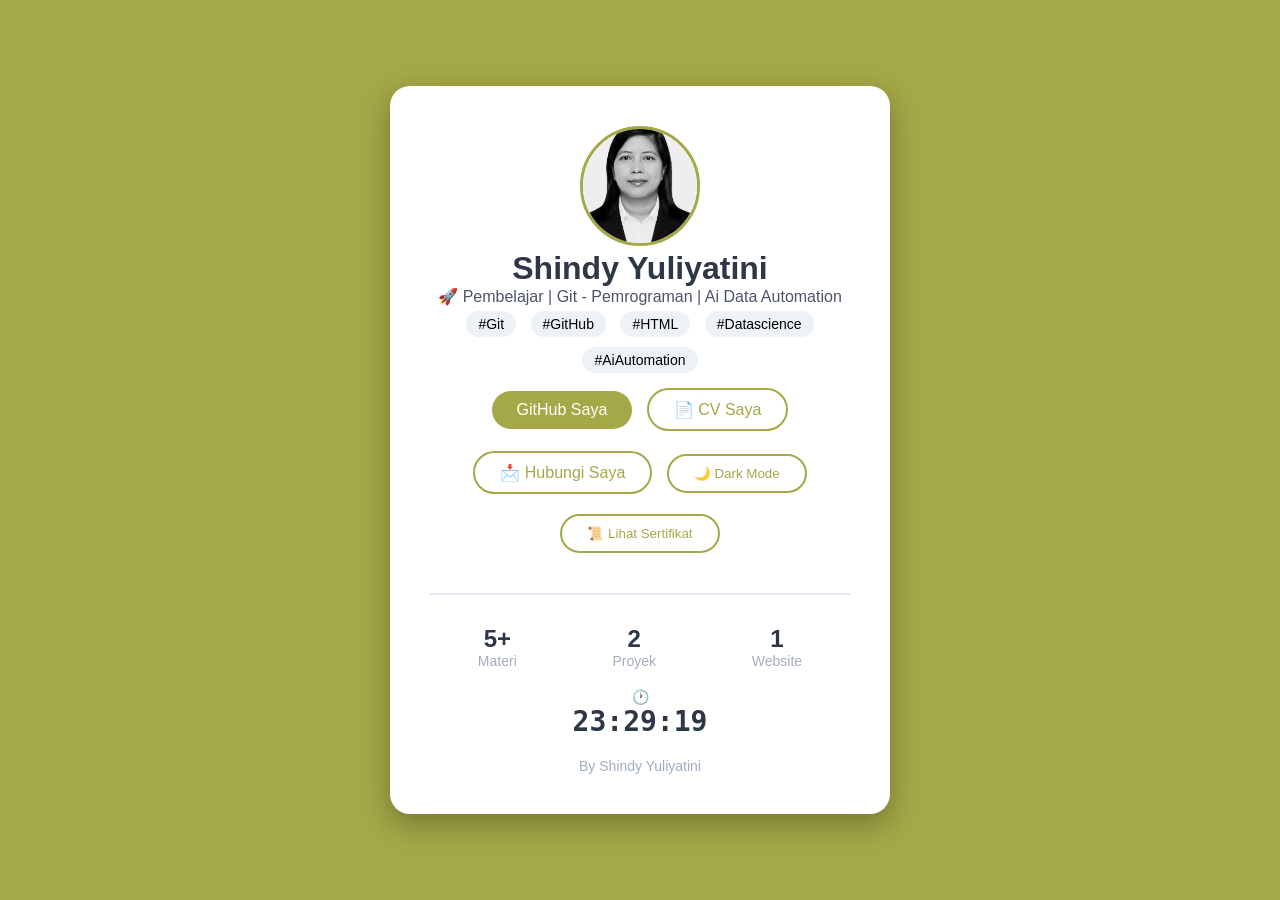
<file: index.html>
<!DOCTYPE html>
<html lang="id">
<head>
    <meta charset="UTF-8">
    <meta name="viewport" content="width=device-width, initial-scale=1.0">
    <title>Portofolio - Shindy Yuliyatini</title>
    <style>
        * { margin: 0; padding: 0; box-sizing: border-box; }
        body {
            font-family: Arial, sans-serif;
            background: linear-gradient(135deg, #A5A847, #A5A847);
            min-height: 100vh;
            display: flex;
            justify-content: center;
            align-items: center;
            padding: 20px;
            transition: background 0.5s ease;
        }
        body.dark-mode { background: linear-gradient(135deg, #1a202c, #2d3748); }
        .card {
            background: white; padding: 40px; border-radius: 20px;
            max-width: 500px; width: 100%; text-align: center;
            box-shadow: 0 10px 30px rgba(0,0,0,0.3);
            transition: background 0.5s ease;
        }
        body.dark-mode .card { background: #2d3748; }
        .card:hover { transform: scale(1.02); transition: transform 0.3s ease; }
        .profile-img {
            width: 120px; height: 120px; border-radius: 50%;
            object-fit: cover; border: 3px solid #A5A847;
        }
        h1 { color: #2d3748; }
        body.dark-mode h1 { color: #e2e8f0; }
        p { color: #4a5568; }
        body.dark-mode p { color: #a0aec0; }
        .badge {
            display: inline-block; background: #edf2f7;
            padding: 5px 12px; border-radius: 20px;
            margin: 5px; font-size: 14px;
        }
        body.dark-mode .badge { background: #2d3748; color: #e2e8f0; }
        .btn {
            display: inline-block; background: #A5A847; color: white;
            padding: 10px 25px; border-radius: 30px;
            text-decoration: none; margin: 10px 5px;
            border: none; cursor: pointer;
        }
        .btn:hover { background: #5a67d8; }
        .btn-outline { background: transparent; border: 2px solid #A5A847; color: #A5A847; }
        body.dark-mode .btn-outline { color: #e2e8f0; border-color: #e2e8f0; }
        body.dark-mode .btn-outline:hover { background: #e2e8f0; color: #2d3748; }
        hr { margin: 30px 0; border: 1px solid #e2e8f0; }
        .stats { display: flex; justify-content: space-around; }
        .stats .number { font-size: 24px; font-weight: bold; color: #2d3748; }
        body.dark-mode .stats .number { color: #e2e8f0; }
        .stats .label { font-size: 14px; color: #a0aec0; }
        .footer { font-size: 14px; color: #a0aec0; margin-top: 20px; }
        #clock { font-size: 28px; font-weight: bold; color: #2d3748; font-family: monospace; }
        body.dark-mode #clock { color: #e2e8f0; }
        #todo-list { list-style: none; padding: 0; text-align: left; }
        #todo-list li {
            background: #f7fafc; padding: 12px 15px; border-radius: 10px;
            margin-bottom: 8px; display: flex; justify-content: space-between; align-items: center;
        }
        body.dark-mode #todo-list li { background: #1a202c; color: #e2e8f0; }
        #todo-list li.completed { text-decoration: line-through; opacity: 0.6; }
        #todo-list li button { background: transparent; border: none; cursor: pointer; font-size: 18px; }
        .complete-btn { color: #38a169; }
        .delete-btn { color: #e53e3e; }
        #weather-container {
            background: #f7fafc; border-radius: 10px; padding: 15px;
            min-height: 80px; transition: background 0.5s ease;
        }
        body.dark-mode #weather-container { background: #2d3748; }
        #weather-info { color: #4a5568; }
        body.dark-mode #weather-info { color: #e2e8f0; }
        @media (max-width: 768px) {
            .card { padding: 20px; }
            .profile-img { width: 80px; height: 80px; }
            h1 { font-size: 22px; }
            .badge { font-size: 12px; padding: 4px 10px; }
            .btn { padding: 8px 15px; font-size: 14px; }
        }
        @media (max-width: 480px) {
            .card { padding: 15px; }
            .profile-img { width: 60px; height: 60px; }
            h1 { font-size: 18px; }
            .stats .number { font-size: 18px; }
        }
	/* Modal Sertifikat */
.modal {
	display: none;
	position: fixed;
	z-index: 1000;
	left: 0;
 	top: 0;
	width: 100%;
	height: 100%;
	background-color: rgba(0,0,0,0.6);
	overflow: auto;
	padding: 20px;
}
	.modal-content {
	background-color: white;
	margin: 5% auto;
	padding: 30px;
	border-radius: 20px;
	max-width: 800px;
	width: 90%;
	box-shadow: 0 10px 40px rgba(0,0,0,0.3);
	animation: fadeIn 0.3s ease;
}
@keyframes fadeIn { from { opacity: 0; transform: scale(0.9); } to { opacity: 1; transform: 
scale(1); } }
.close { float: right; font-size: 30px; font-weight: bold; color: #aaa; cursor: pointer; }
.close:hover { color: #333; }
.cert-card { background: #f7fafc; padding: 15px; border-radius: 15px; text-align: center; 
width: 200px; transition: transform 0.2s ease; }
.cert-card:hover { transform: scale(1.05); }
.cert-card img { width: 100%; height: auto; border-radius: 10px; }
    </style>
</head>
<body>
    <div class="card">
        <img src="foto-saya.jpeg" alt="Foto" class="profile-img">
        <h1>Shindy Yuliyatini</h1>
        <p>🚀 Pembelajar | Git - Pemrograman | Ai Data Automation</p>
        <div>
            <span class="badge">#Git</span>
            <span class="badge">#GitHub</span>
            <span class="badge">#HTML</span>
            <span class="badge">#Datascience</span>
            <span class="badge">#AiAutomation</span>
        </div>
        <div>
            <a href="https://github.com/shindyyuliyatini" class="btn" target="_blank">GitHub Saya</a>
            <a href="cv.html" class="btn btn-outline">📄 CV Saya</a>
            <a href="kontak.html" class="btn btn-outline" style="margin-top: 10px;">📩 Hubungi Saya</a>
			<button onclick="toggleDarkMode()" class="btn btn-outline" id="darkModeBtn">🌙 Dark Mode</button>
</div>
<!-- Tombol Sertifikat -->
<button onclick="openModal()" class="btn btn-outline" style="margin-top: 10px;">
    📜 Lihat Sertifikat
</button>
            
<!-- Modal Popup Sertifikat -->
<div id="certModal" class="modal">
    <div class="modal-content">
        <span class="close" onclick="closeModal()">&times;</span>
        <h2>📜 Sertifikat </h2>
        <div style="display: flex; flex-wrap: wrap; gap: 20px; justify-content: center;
padding: 20px;">
            <!-- Sertifikat 1 -->
			 <div class="cert-card">
                <img src="Shindy-Yuliyatini2x.jpg" alt="Cara Mengambil Keputusan Bisnis yang Tepat dengan Data & Ai" style="width: 200px;
border-radius: 10px;">
                <p><strong>Data & Ai</strong></p>
                <p style="font-size: 12px; color: #666;">Dikeluarkan: 2026</p>
            </div>
          <!-- Sertifikat 2 -->
            <div class="cert-card">
                <img src="Shindy-Yuliyatini.png" alt="Sertifikat Seminar Nasional Informatika dan Komputer" style="width: 200px;
border-radius: 10px;">
                <p><strong>Seminar Nasional</strong></p>
                <p style="font-size: 12px; color: #666;">Dikeluarkan: 2025</p> 
            </div>
	    <!-- Sertifikat 3 -->
            <div class="cert-card">
                <img src="Shindy-Yuliyatini-CS.png" alt="Webinar Cyber Security" style="width: 200px;
border-radius: 10px;">
                <p><strong>Cyber Security</strong></p>
                <p style="font-size: 12px; color: #666;">Dikeluarkan: 2023</p>
            </div>
        </div>
    </div>
</div>
        <hr>
        <div class="stats">
            <div><div class="number">5+</div><div class="label">Materi</div></div>
            <div><div class="number">2</div><div class="label">Proyek</div></div>
            <div><div class="number">1</div><div class="label">Website</div></div>
        </div>
        <div style="margin: 20px 0;">
            <p style="font-size: 14px; color: #a0aec0;">🕐</p>
            <p id="clock">00:00:00</p>
        </div>
        <div class="footer">By Shindy Yuliyatini</div>
    </div>

    <script>
function openModal() { document.getElementById('certModal').style.display = 'block'; }
function closeModal() { document.getElementById('certModal').style.display = 'none'; }
window.onclick = function(event) { if (event.target === document.getElementById('certModal')) 
{ document.getElementById('certModal').style.display = 'none'; } }
        // ===== JAM DIGITAL =====
        function updateClock() {
            const now = new Date();
            const h = String(now.getHours()).padStart(2, '0');
            const m = String(now.getMinutes()).padStart(2, '0');
            const s = String(now.getSeconds()).padStart(2, '0');
            document.getElementById('clock').textContent = h + ':' + m + ':' + s;
        }
        setInterval(updateClock, 1000);
        updateClock();
	 // ===== DARK MODE =====
        function toggleDarkMode() {
            const body = document.body;
            body.classList.toggle('dark-mode');
            const btn = document.getElementById('darkModeBtn');
            if (body.classList.contains('dark-mode')) {
                btn.textContent = '☀️ Light Mode';
            } else {
                btn.textContent = '🌙 Dark Mode';
            }
        }
    </script>
</body>
</html>
</file>
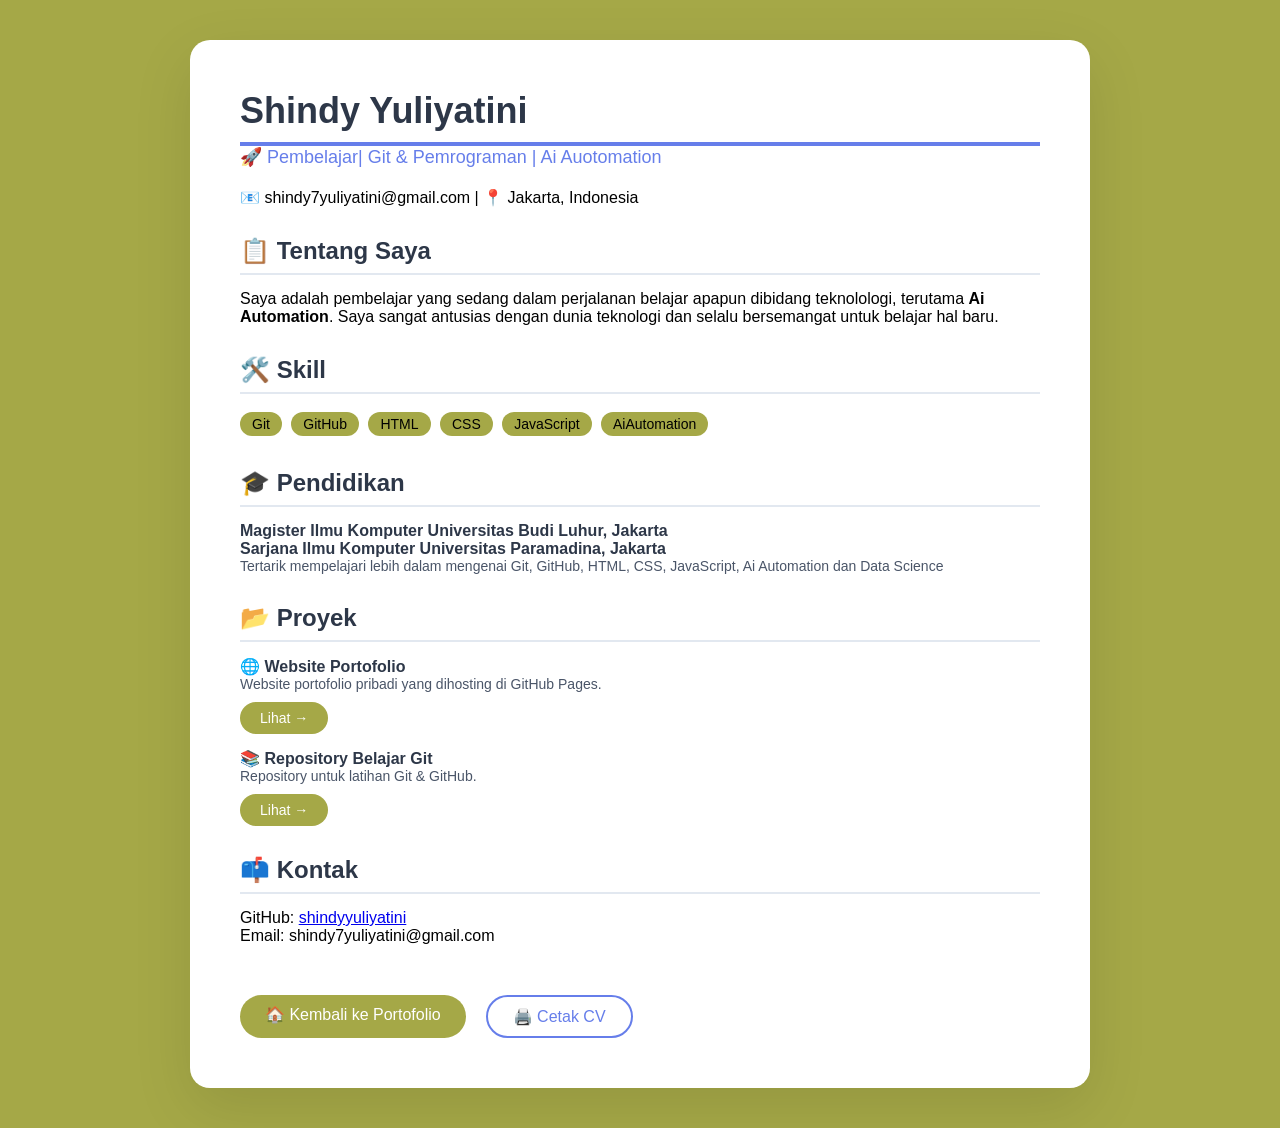
<file: cv.html>
<!DOCTYPE html>
<html lang="id">
<head>
    <meta charset="UTF-8">
    <meta name="viewport" content="width=device-width, initial-scale=1.0">
    <title>CV - Shindy Yuliyatini</title>
    <style>
        * {
            margin: 0;
            padding: 0;
            box-sizing: border-box;
        }
        body {
            font-family: 'Segoe UI', Tahoma, Geneva, Verdana, sans-serif;
            background: #A5A847;
            padding: 40px 20px;
            display: flex;
            justify-content: center;
        }
        .cv-container {
            max-width: 900px;
            width: 100%;
            background: white;
            padding: 50px;
            border-radius: 20px;
            box-shadow: 0 20px 60px rgba(0,0,0,0.1);
        }
        h1 {
            font-size: 36px;
            color: #2d3748;
            border-bottom: 4px solid #667eea;
            padding-bottom: 10px;
        }
        .subtitle {
            color: #667eea;
            font-size: 18px;
            margin-bottom: 20px;
        }
        .section {
            margin-top: 30px;
        }
        .section h2 {
            font-size: 24px;
            color: #2d3748;
            border-bottom: 2px solid #e2e8f0;
            padding-bottom: 8px;
            margin-bottom: 15px;
        }
        .item {
            margin-bottom: 15px;
        }
        .item .title {
            font-weight: bold;
            color: #2d3748;
        }
        .item .detail {
            color: #4a5568;
            font-size: 14px;
        }
        .badge {
            display: inline-block;
            background: #A5A847;
            padding: 4px 12px;
            border-radius: 20px;
            font-size: 14px;
            margin: 3px 5px 3px 0;
        }
        .btn {
            display: inline-block;
            background: #A5A847;
            color: white;
            padding: 10px 25px;
            border-radius: 30px;
            text-decoration: none;
            margin-top: 20px;
            transition: background 0.3s ease;
        }
        .btn:hover {
            background: #5a67d8;
        }
        .btn-outline {
            background: transparent;
            border: 2px solid #667eea;
            color: #667eea;
            margin-left: 10px;
        }
        .btn-outline:hover {
            background: #A5A847;
            color: white;
        }
        @media (max-width: 600px) {
            .cv-container { padding: 25px; }
            h1 { font-size: 28px; }
        }
    </style>
</head>
<body>
    <div class="cv-container">
        <h1>Shindy Yuliyatini</h1>
        <div class="subtitle">🚀 Pembelajar| Git & Pemrograman | Ai Auotomation</div>
        <p>📧 shindy7yuliyatini@gmail.com | 📍 Jakarta, Indonesia</p>

        <div class="section">
            <h2>📋 Tentang Saya</h2>
            <p>Saya adalah pembelajar yang sedang dalam perjalanan belajar apapun dibidang teknolologi, terutama <strong>Ai Automation</strong>. Saya sangat antusias dengan dunia teknologi dan selalu bersemangat untuk belajar hal baru.</p>
        </div>

        <div class="section">
            <h2>🛠️ Skill</h2>
            <div>
                <span class="badge">Git</span>
                <span class="badge">GitHub</span>
                <span class="badge">HTML</span>
                <span class="badge">CSS</span>
                <span class="badge">JavaScript</span>
                <span class="badge">AiAutomation</span>
            </div>
        </div>

        <div class="section">
            <h2>🎓 Pendidikan</h2>
            <div class="item">
                <div class="title">Magister Ilmu Komputer Universitas Budi Luhur, Jakarta</div>
		<div class="title">Sarjana Ilmu Komputer Universitas Paramadina, Jakarta</div>
                <div class="detail">Tertarik mempelajari lebih dalam mengenai Git, GitHub, HTML, CSS, JavaScript, Ai Automation dan Data Science</div>
            </div>
        </div>

        <div class="section">
            <h2>📂 Proyek</h2>
            <div class="item">
                <div class="title">🌐 Website Portofolio</div>
                <div class="detail">Website portofolio pribadi yang dihosting di GitHub Pages.</div>
                <a href="https://shindyyuliyatini.github.io/s-yuliyatini" class="btn" style="margin-top: 10px; padding: 8px 20px; font-size: 14px;">Lihat →</a>
            </div>
            <div class="item" style="margin-top: 15px;">
                <div class="title">📚 Repository Belajar Git</div>
                <div class="detail">Repository untuk latihan Git & GitHub.</div>
                <a href="https://shindyyuliyatini.github.io/s-yuliyatini" class="btn" style="margin-top: 10px; padding: 8px 20px; font-size: 14px;">Lihat →</a>
            </div>
        </div>

        <div class="section">
            <h2>📫 Kontak</h2>
            <p>GitHub: <a href="https://github.com/shindyyuliyatini">shindyyuliyatini</a></p>
            <p>Email: shindy7yuliyatini@gmail.com</p>
        </div>

        <div style="margin-top: 30px; display: flex; flex-wrap: wrap; gap: 10px;">
            <a href="https://shindyyuliyatini.github.io/s-yuliyatini" class="btn">🏠 Kembali ke Portofolio</a>
            <a href="#" class="btn btn-outline" onclick="window.print()">🖨️ Cetak CV</a>
        </div>
    </div>
</body>
</html>
</file>
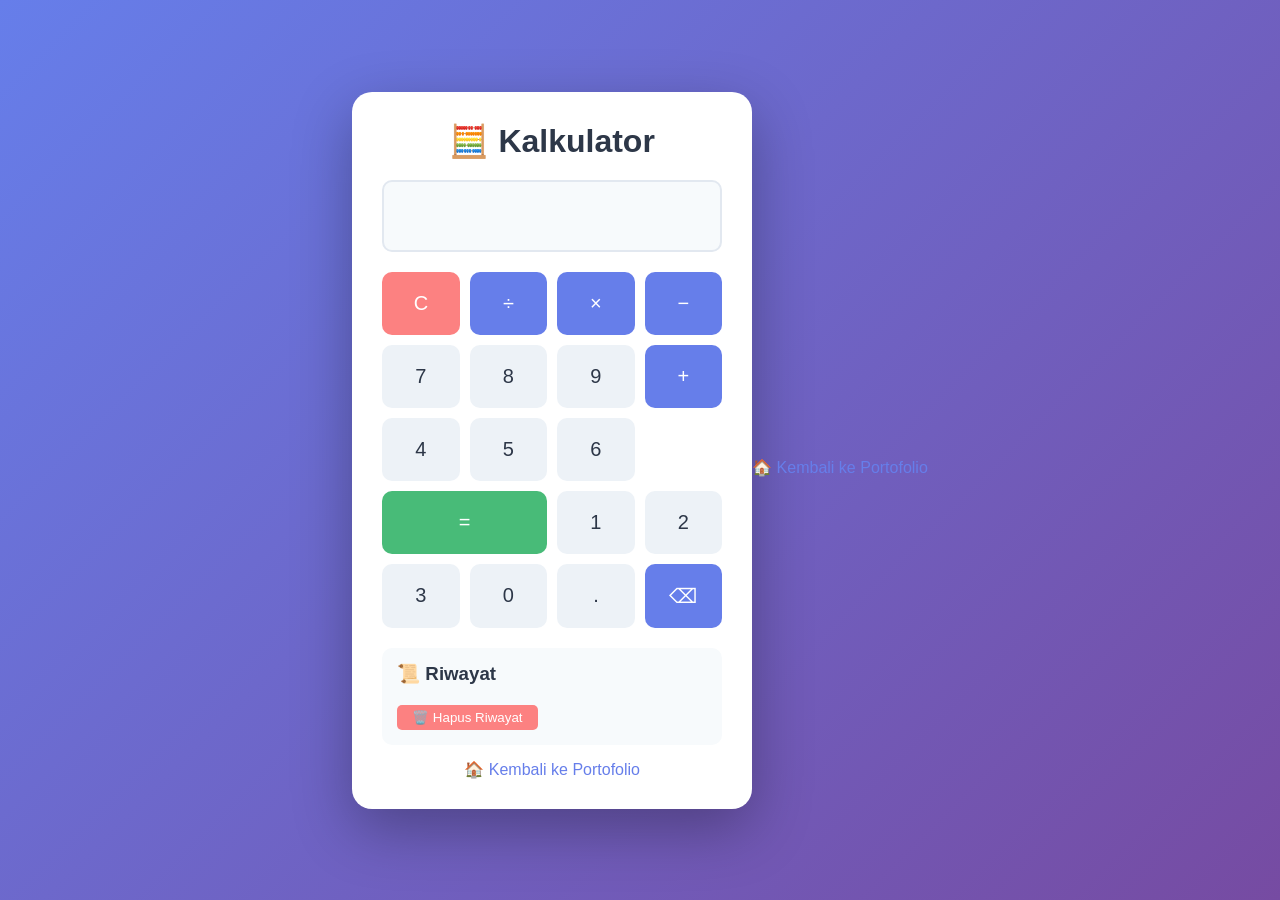
<file: kalkulator.html>
<!DOCTYPE html>
<html lang="id">
<head>
    <meta charset="UTF-8">
    <meta name="viewport" content="width=device-width, initial-scale=1.0">
    <title>Kalkulator - Shindy Yuliyatini</title>
    <style>
        * { margin: 0; padding: 0; box-sizing: border-box; }
        body {
            font-family: 'Segoe UI', Tahoma, Geneva, Verdana, sans-serif;
            background: linear-gradient(135deg, #667eea, #764ba2);
            min-height: 100vh;
            display: flex;
            justify-content: center;
            align-items: center;
            padding: 20px;
        }
        .container {
            background: white;
            padding: 30px;
            border-radius: 20px;
            max-width: 400px;
            width: 100%;
            box-shadow: 0 20px 60px rgba(0,0,0,0.3);
        }
        h1 {
            color: #2d3748;
            text-align: center;
            margin-bottom: 20px;
        }
        #display {
            width: 100%;
            padding: 15px;
            font-size: 32px;
            text-align: right;
            border: 2px solid #e2e8f0;
            border-radius: 10px;
            background: #f7fafc;
            margin-bottom: 20px;
            font-family: monospace;
        }
        .btn-grid {
            display: grid;
            grid-template-columns: repeat(4, 1fr);
            gap: 10px;
        }
        .btn {
            padding: 20px;
            font-size: 20px;
            border: none;
            border-radius: 10px;
            cursor: pointer;
            transition: all 0.2s ease;
        }
        .btn:hover {
            transform: scale(1.02);
        }
        .btn:active {
            transform: scale(0.95);
        }
        .btn-number {
            background: #edf2f7;
            color: #2d3748;
        }
        .btn-number:hover {
            background: #e2e8f0;
        }
        .btn-operator {
            background: #667eea;
            color: white;
        }
        .btn-operator:hover {
            background: #5a67d8;
        }
        .btn-equal {
            background: #48bb78;
            color: white;
            grid-column: span 2;
        }
        .btn-equal:hover {
            background: #38a169;
        }
        .btn-clear {
            background: #fc8181;
            color: white;
        }
        .btn-clear:hover {
            background: #f56565;
        }
        .riwayat {
            margin-top: 20px;
            background: #f7fafc;
            border-radius: 10px;
            padding: 15px;
            max-height: 150px;
            overflow-y: auto;
        }
        .riwayat h3 {
            color: #2d3748;
            margin-bottom: 10px;
        }
        .riwayat-item {
            padding: 5px 0;
            border-bottom: 1px solid #e2e8f0;
            color: #4a5568;
            font-size: 14px;
        }
        .btn-hapus-riwayat {
            margin-top: 10px;
            padding: 5px 15px;
            background: #fc8181;
            color: white;
            border: none;
            border-radius: 5px;
            cursor: pointer;
        }
        .btn-kembali {
            display: block;
            text-align: center;
            margin-top: 15px;
            color: #667eea;
            text-decoration: none;
        }
        @media (max-width: 480px) {
            .btn { padding: 15px; font-size: 18px; }
            #display { font-size: 24px; padding: 10px; }
        }
    </style>
</head>
<body>
    <div class="container">
        <h1>🧮 Kalkulator</h1>
        
        <input type="text" id="display" readonly>
        
        <div class="btn-grid">
            <button class="btn btn-clear" onclick="clearDisplay()">C</button>
            <button class="btn btn-operator" 
onclick="appendOperator('/')">÷</button>
            <button class="btn btn-operator" 
onclick="appendOperator('*')">×</button>
            <button class="btn btn-operator" 
onclick="appendOperator('-')">−</button>
            
            <button class="btn btn-number" onclick="appendNumber('7')">7</button>
            <button class="btn btn-number" onclick="appendNumber('8')">8</button>
            <button class="btn btn-number" onclick="appendNumber('9')">9</button>
            <button class="btn btn-operator" 
onclick="appendOperator('+')">+</button>
            
            <button class="btn btn-number" onclick="appendNumber('4')">4</button>
            <button class="btn btn-number" onclick="appendNumber('5')">5</button>
            <button class="btn btn-number" onclick="appendNumber('6')">6</button>
            <button class="btn btn-equal" onclick="calculate()">=</button>
            
            <button class="btn btn-number" onclick="appendNumber('1')">1</button>
            <button class="btn btn-number" onclick="appendNumber('2')">2</button>
            <button class="btn btn-number" onclick="appendNumber('3')">3</button>
            <button class="btn btn-number" onclick="appendNumber('0')">0</button>
            
            <button class="btn btn-number" onclick="appendNumber('.')">.</button>
            <button class="btn btn-operator" onclick="clearDisplay()">⌫</button>
        </div>
        
        <div class="riwayat">
            <h3>📜 Riwayat</h3>
            <div id="riwayat-list"></div>
            <button class="btn-hapus-riwayat" onclick="hapusRiwayat()">🗑️ Hapus 
Riwayat</button>
        </div>
        
        <a href="https://shindyyuliyatini.github.io/proyek-pertama/" class="btn-kembali" 
target="_blank">🏠 Kembali ke Portofolio</a>
    </div>

    <script>
        // ===== KALKULATOR =====
        let display = document.getElementById('display');
        let riwayat = [];

        // Load riwayat dari Local Storage
        function loadRiwayat() {
            const saved = localStorage.getItem('kalkulator_riwayat');
            if (saved) {
                riwayat = JSON.parse(saved);
                renderRiwayat();
            }
        }

        // Simpan riwayat ke Local Storage
        function saveRiwayat() {
            localStorage.setItem('kalkulator_riwayat', JSON.stringify(riwayat));
            renderRiwayat();
        }

        // Tambah angka ke display
        function appendNumber(num) {
            display.value += num;
        }

        // Tambah operator
        function appendOperator(op) {
            display.value += ' ' + op + ' ';
        }

        // Hapus semua
        function clearDisplay() {
            display.value = '';
        }

        // Hitung hasil
        function calculate() {
            try {
                const result = eval(display.value);
                const perhitungan = display.value + ' = ' + result;
                riwayat.push(perhitungan);
                display.value = result;
                saveRiwayat();
            } catch (error) {
                display.value = 'Error';
                setTimeout(() => { display.value = ''; }, 1000);
            }
        }

        // Tampilkan riwayat
        function renderRiwayat() {
            const list = document.getElementById('riwayat-list');
            list.innerHTML = riwayat.map(item => 
                `<div class="riwayat-item">${item}</div>`
            ).join('');
        }

        // Hapus riwayat
        function hapusRiwayat() {
            if (confirm('Yakin ingin menghapus semua riwayat?')) {
                riwayat = [];
                saveRiwayat();
            }
        }

        // Keyboard support
        document.addEventListener('keydown', function(event) {
            const key = event.key;
            if (key >= '0' && key <= '9') {
                appendNumber(key);
            } else if (key === '+' || key === '-' || key === '*' || key === '/') {
                appendOperator(key);
            } else if (key === 'Enter') {
                calculate();
            } else if (key === 'Backspace') {
                display.value = display.value.slice(0, -1);
            } else if (key === 'Escape') {
                clearDisplay();
            }
        });

        // Load riwayat saat halaman dimuat
        loadRiwayat();
    </script>

    <!-- Tombol Kembali ke Portofolio -->
    <div style="text-align: center; margin-top: 20px;">
        <a href="https://shindyyuliyatini.github.io/proyek-pertama/" class="btn-kembali">🏠 
Kembali ke Portofolio</a>
    </div>
</body>
</html>
</file>
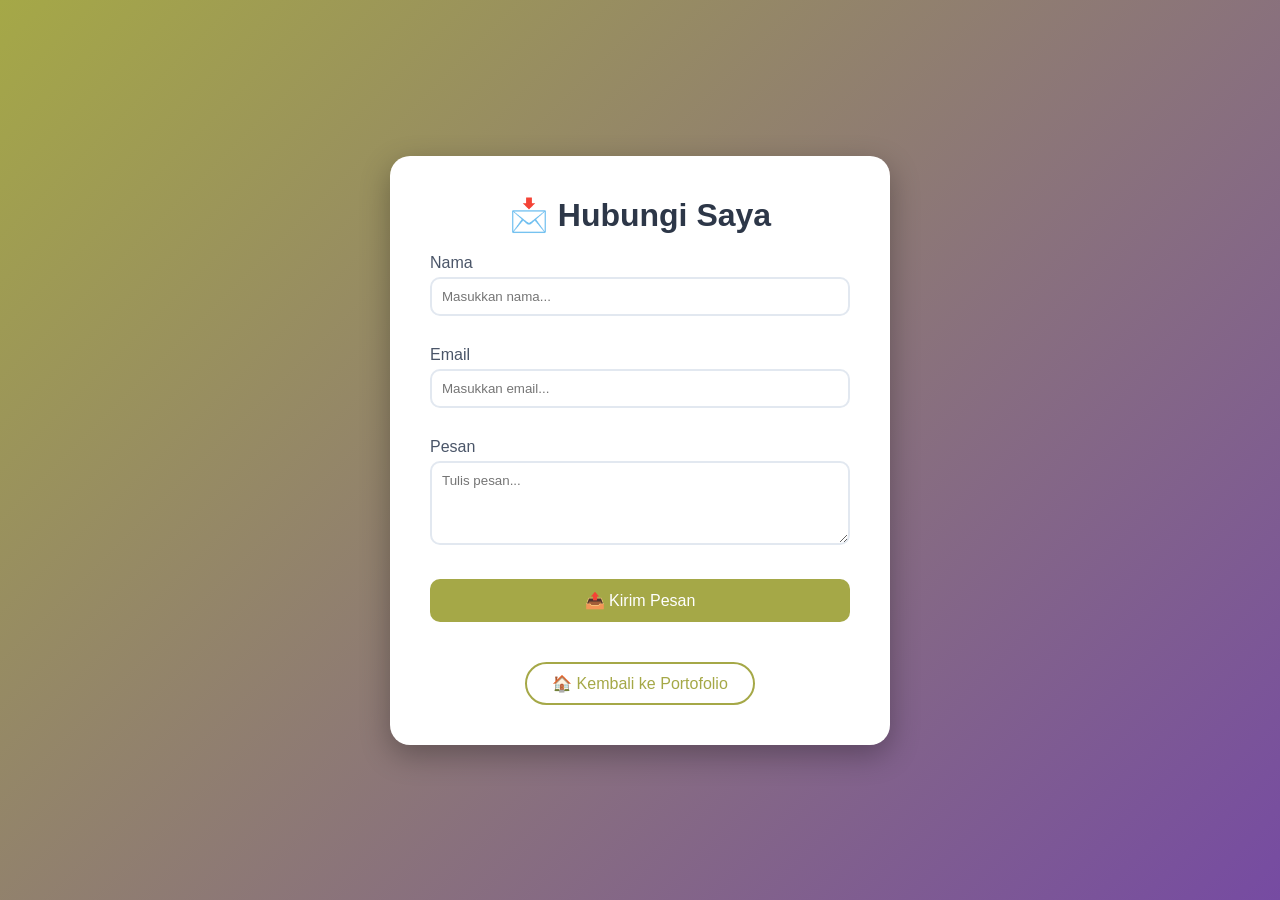
<file: kontak.html>
<!DOCTYPE html>
<html lang="id">
<head>
    <meta charset="UTF-8">
    <meta name="viewport" content="width=device-width, initial-scale=1.0">
    <title>Kontak - Shindy Yuliyatini</title>
    <style>
        * { margin: 0; padding: 0; box-sizing: border-box; }
        body {
            font-family: Arial, sans-serif;
            background: linear-gradient(135deg, #A5A847, #764ba2);
            min-height: 100vh;
            display: flex;
            justify-content: center;
            align-items: center;
            padding: 20px;
        }
        .card {
            background: white;
            padding: 40px;
            border-radius: 20px;
            max-width: 500px;
            width: 100%;
            box-shadow: 0 10px 30px rgba(0,0,0,0.3);
        }
        h1 { color: #2d3748; text-align: center; margin-bottom: 20px; }
        .btn {
            display: inline-block;
            background: #667eea;
            color: white;
            padding: 10px 25px;
            border-radius: 30px;
            text-decoration: none;
            margin-top: 20px;
            border: none;
            cursor: pointer;
        }
        .btn:hover { background: #5a67d8; }
        .btn-outline {
            background: transparent;
            border: 2px solid #A5A847;
            color: #A5A847;
        }
        .btn-outline:hover { background: #A5A847; color: white; }
        label { display: block; margin-bottom: 5px; color: #4a5568; }
        input, textarea {
            width: 100%; padding: 10px; border: 2px solid #e2e8f0; border-radius: 10px;
            box-sizing: border-box; margin-bottom: 15px;
            font-family: Arial, sans-serif;
        }
        input:focus, textarea:focus { border-color: #A5A847; outline: none; }
        .error { border-color: #e53e3e !important; }
        .success { border-color: #38a169 !important; }
        .error-message { color: #e53e3e; font-size: 12px; display: none; }
        .success-message { display: none; background: #c6f6d5; color: #22543d; padding: 15px; border-radius: 10px; margin-top: 15px; }
        .tombol-kembali { text-align: center; margin-top: 20px; }
    </style>
</head>
<body>
    <div class="card">
        <h1>📩 Hubungi Saya</h1>
        
        <form action="https://api.web3forms.com/submit" method="POST">
        <input type="hidden" name="access_key" value="1821c658-d9f9-4855-8e7f-9c99eb088266">
        <div style="margin-bottom: 15px;">
        <label style="display: block; margin-bottom: 5px; color: #4a5568;">Nama</label>
        <input type="text" name="nama" placeholder="Masukkan nama..." style="width: 100%; padding: 10px; border: 2px solid #e2e8f0; border-radius: 10px; box-sizing: border-box;">
    </div>

    <!-- Email -->
    <div style="margin-bottom: 15px;">
        <label style="display: block; margin-bottom: 5px; color: #4a5568;">Email</label>
        <input type="email" name="email" placeholder="Masukkan email..." style="width: 100%; padding: 10px; border: 2px solid #e2e8f0; border-radius: 10px; box-sizing: border-box;">
    </div>

    <!-- Pesan -->
    <div style="margin-bottom: 15px;">
        <label style="display: block; margin-bottom: 5px; color: #4a5568;">Pesan</label>
        <textarea name="pesan" rows="4" placeholder="Tulis pesan..." style="width: 100%; padding: 10px; border: 2px solid #e2e8f0; border-radius: 10px; box-sizing: border-box;"></textarea>
    </div>
        <button type="submit" style="width: 100%; padding: 12px; background: #A5A847; color: white; border: none; border-radius: 10px; cursor: pointer; font-size: 16px;">
        📤 Kirim Pesan
    </button>
        <div class="tombol-kembali">
            <a href="https://shindyyuliyatini.github.io/s-yuliyatini/" class="btn btn-outline">🏠 Kembali ke Portofolio</a>
        </div> 
        </form>
    </div>
        <div id="form-success" class="success-message">✅ Pesan berhasil dikirim! Terima kasih.</div>
    </div>

    <script>
        document.addEventListener('DOMContentLoaded', function() {
            const form = document.getElementById('contact-form');
            const nameInput = document.getElementById('contact-name');
            const emailInput = document.getElementById('contact-email');
            const messageInput = document.getElementById('contact-message');
            const nameError = document.getElementById('name-error');
            const emailError = document.getElementById('email-error');
            const messageError = document.getElementById('message-error');
            const successMessage = document.getElementById('form-success');

            function validateName() {
                if (nameInput.value.trim() === '') {
                    nameError.style.display = 'block';
                    nameInput.classList.add('error');
                    return false;
                } else {
                    nameError.style.display = 'none';
                    nameInput.classList.remove('error');
                    nameInput.classList.add('success');
                    return true;
                }
            }
            function validateEmail() {
                const email = emailInput.value.trim();
                const emailPattern = /^[^\s@]+@[^\s@]+\.[^\s@]+$/;
                if (email === '' || !emailPattern.test(email)) {
                    emailError.style.display = 'block';
                    emailInput.classList.add('error');
                    return false;
                } else {
                    emailError.style.display = 'none';
                    emailInput.classList.remove('error');
                    emailInput.classList.add('success');
                    return true;
                }
            }
            function validateMessage() {
                if (messageInput.value.trim() === '') {
                    messageError.style.display = 'block';
                    messageInput.classList.add('error');
                    return false;
                } else {
                    messageError.style.display = 'none';
                    messageInput.classList.remove('error');
                    messageInput.classList.add('success');
                    return true;
                }
            }

            nameInput.addEventListener('input', validateName);
            emailInput.addEventListener('input', validateEmail);
            messageInput.addEventListener('input', validateMessage);

            form.addEventListener('submit', function(event) {
                event.preventDefault();
                const isNameValid = validateName();
                const isEmailValid = validateEmail();
                const isMessageValid = validateMessage();
                if (isNameValid && isEmailValid && isMessageValid) {
                    successMessage.style.display = 'block';
                    form.reset();
                    document.querySelectorAll('input, textarea').forEach(function(el) {
                        el.classList.remove('success', 'error');
                    });
                    setTimeout(function() {
                        successMessage.style.display = 'none';
                    }, 5000);
                } else {
                    alert('❌ Mohon lengkapi semua field dengan benar!');
                }
            });
        });
    </script>
</body>
</html>
</file>
